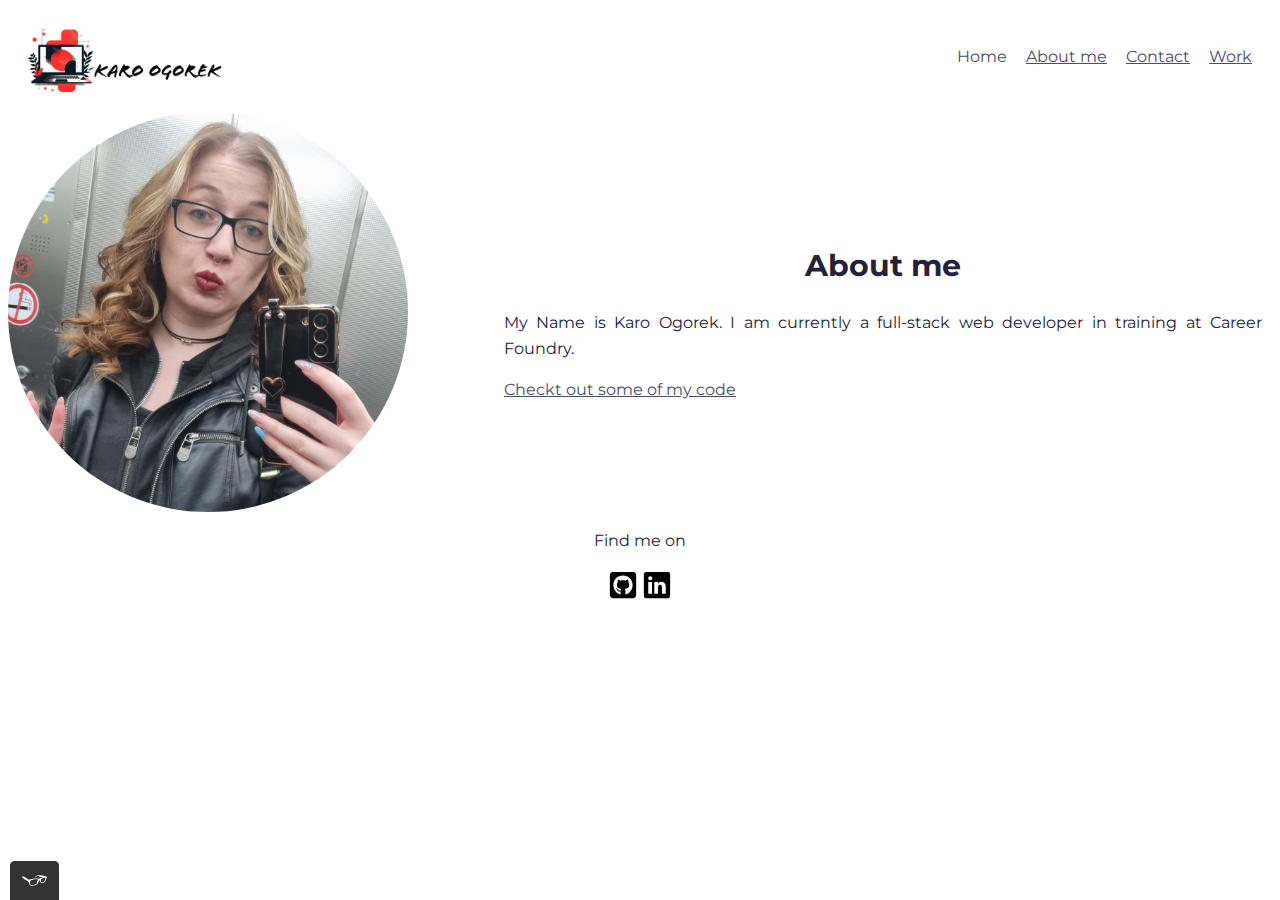
<file: index.html>
<!DOCTYPE html>
<html lang="en">

<head>
	<meta charset="UTF-8">
	<meta name="viewport" content="width=device-width, initial-scale=1.0">
	<link rel="favicon" href="favicon.ico" type="image/x-icon">
	<link rel="preconnect" href="https://fonts.googleapis.com">
	<link rel="preconnect" href="https://fonts.gstatic.com" crossorigin>
	<link href="https://fonts.googleapis.com/css2?family=Montserrat:ital,wght@0,100..900;1,100..900&display=swap"
		rel="stylesheet">
	<link ref="stylesheet" type="text/css" href="css/normalize.css">
	<link rel="stylesheet" type="text/css" href="css/style.production.css">
	<link rel="stylesheet" type="text/css" href="css/index.production.css">
	<title>Karo Ogorek - Portfolio</title>
</head>

<body>
	<header class="page-header">
		<img src="img/logo.png" alt="logo" class="page-header__item">
		<nav class="main-navigation page-header__item">
			<ul role="menubar" class="navigation-list">
				<li role="presentation">
					<a href="index.html" role="menuitem"
						class="navigation-list__item navigation-list__item--active">Home</a>
				</li>
				<li role="presentation">
					<a href="about.html" role="menuitem" class="navigation-list__item">About me</a>
				</li>
				<li role="presentation">
					<a href="contact.html" role="menuitem" class="navigation-list__item">Contact</a>
				</li>
				<li role="presentation">
					<a href="work.html" role="menuitem" class="navigation-list__item">Work</a>
				</li>
			</ul>
		</nav>
	</header>
	<main>
		<div class="profile">
			<div class="profile_img">
				<img src="img/profile_pic.jpg" class="profile__portrait"
					alt="A selfie in an elevator, which is currently being used as a profile picture">
			</div>
			<div class="profile_info">
				<h1>About me</h1>
				<p>
					My Name is Karo Ogorek. I am currently a full-stack web
					developer in training at Career Foundry.
				</p>
				<a href="work.html"> Checkt out some of my code</a>
			</div>
		</div>
	</main>

	<footer class="page-footer">
		<p>Find me on</p>
		<div class="social-media">
			<a href="https://github.com/kittykatkaro" target="_blank"><img src="img/github_logo.svg" alt="Github"></a>

			<a href="https://www.linkedin.com/in/karolina-ogorek" target="_blank">
				<img src="img/linkedin_logo.svg" alt="LinkedIn">
			</a>
		</div>
	</footer>
	<script src="js/tota11y.min.js"></script>
</body>

</html>
</file>
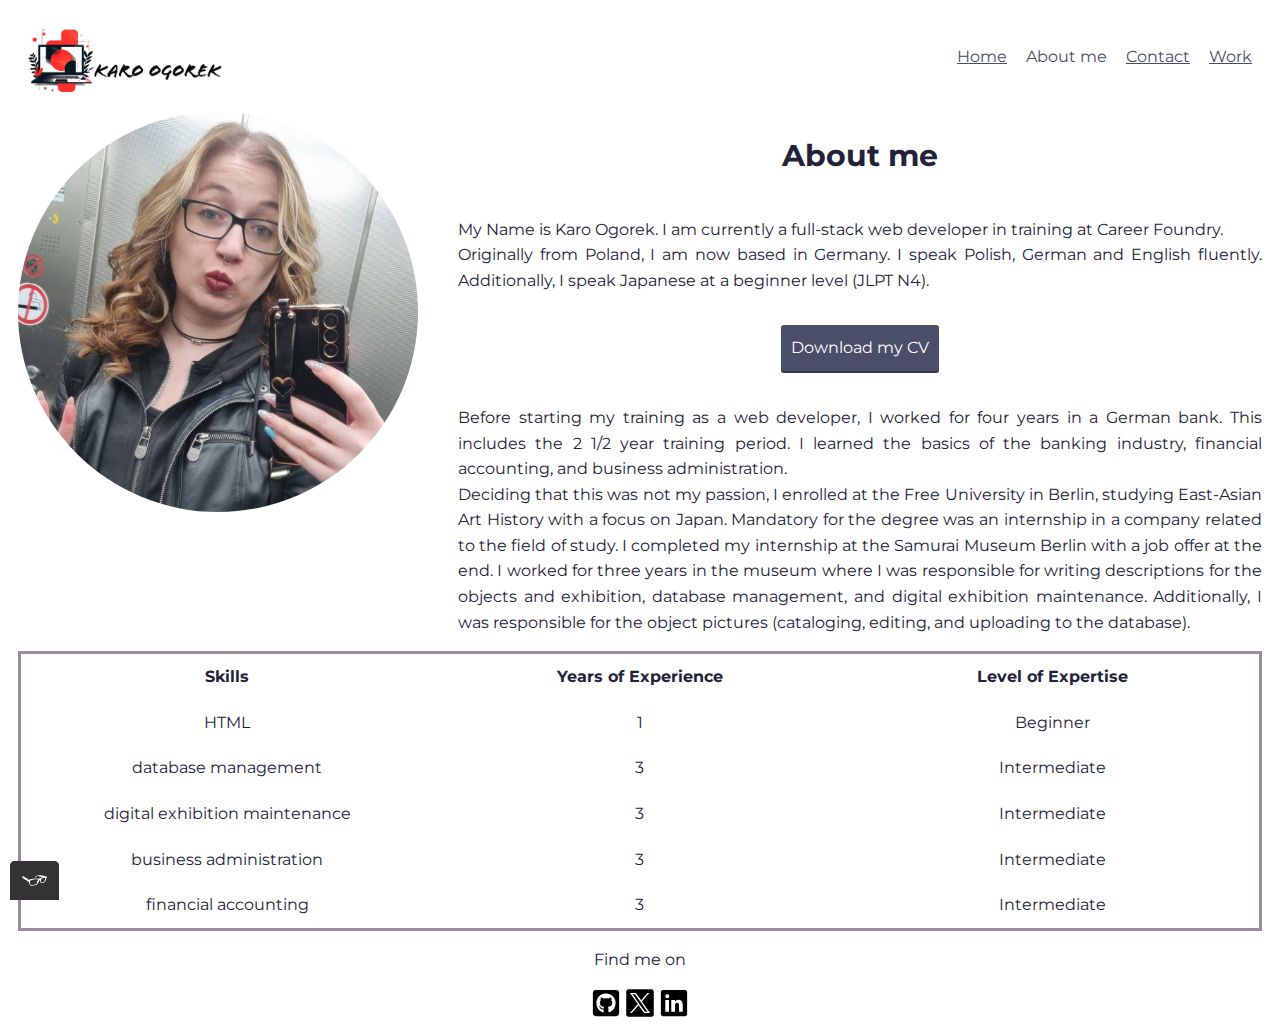
<file: about.html>
<!DOCTYPE html>
<html lang="en">

<head>
	<meta charset="UTF-8">
	<meta name="viewport" content="width=device-width, initial-scale=1.0">
	<link rel="favicon" href="favicon.ico" type="image/x-icon">
	<link rel="preconnect" href="https://fonts.googleapis.com">
	<link rel="preconnect" href="https://fonts.gstatic.com" crossorigin>
	<link href="https://fonts.googleapis.com/css2?family=Montserrat:ital,wght@0,100..900;1,100..900&display=swap"
		rel="stylesheet">
	<link ref="stylesheet" type="text/css" href="css/normalize.css">
	<link rel="stylesheet" type="text/css" href="css/style.production.css">
	<link rel="stylesheet" type="text/css" href="css/about.production.css">
	<title>About Karo Ogorek</title>
</head>

<body>
	<header class="page-header">
		<img src="img/logo.png" alt="logo" class="page-header__item">
		<nav class="main-navigation page-header__item">
			<ul role="menubar" class="navigation-list">
				<li role="presentation">
					<a href="index.html" role="menuitem" class="navigation-list__item navigation-list__item">Home</a>
				</li>
				<li role="presentation">
					<a href="about.html" role="menuitem" class="navigation-list__item--active">About me</a>
				</li>
				<li role="presentation">
					<a href="contact.html" role="menuitem" class="navigation-list__item">Contact</a>
				</li>
				<li role="presentation">
					<a href="work.html" role="menuitem" class="navigation-list__item">Work</a>
				</li>
			</ul>
		</nav>
	</header>
	<main>
		<div class="about_me">
			<div class="profile_img">
				<img src="img/profile_pic.jpg" class="profile__portrait"
					alt="A selfie in an elevator, which is currently being used as a profile picture">
			</div>
			<div class="about_info">
				<h1>About me</h1>
				<p>
					My Name is Karo Ogorek. I am currently a full-stack web
					developer in training at Career Foundry. <br>
					Originally from Poland, I am now based in Germany. I speak
					Polish, German and English fluently. Additionally, I speak
					Japanese at a beginner level (JLPT N4).
				</p>
				<p><a href="files/CV.pdf" class="button" download>Download my CV</a></p>
			</div>
			<div class="about_bio">
				<p>
					Before starting my training as a web developer, I worked for
					four years in a German bank. This includes the 2 1/2 year
					training period. I learned the basics of the banking industry,
					financial accounting, and business administration. <br>
					Deciding that this was not my passion, I enrolled at the Free
					University in Berlin, studying East-Asian Art History with a
					focus on Japan. Mandatory for the degree was an internship in a
					company related to the field of study. I completed my internship
					at the Samurai Museum Berlin with a job offer at the end. I
					worked for three years in the museum where I was responsible for
					writing descriptions for the objects and exhibition, database
					management, and digital exhibition maintenance. Additionally, I
					was responsible for the object pictures (cataloging, editing,
					and uploading to the database).
				</p>
			</div>
			<table>
				<thead>
					<tr>
						<th>Skills</th>
						<th>Years of Experience</th>
						<th>Level of Expertise</th>
					</tr>
				</thead>
				<tbody>
					<tr>
						<td>HTML</td>
						<td>1</td>
						<td>Beginner</td>
					</tr>
					<tr>
						<td>database management</td>
						<td>3</td>
						<td>Intermediate</td>
					</tr>
					<tr>
						<td>digital exhibition maintenance</td>
						<td>3</td>
						<td>Intermediate</td>
					</tr>
					<tr>
						<td>business administration</td>
						<td>3</td>
						<td>Intermediate</td>
					</tr>
					<tr>
						<td>financial accounting</td>
						<td>3</td>
						<td>Intermediate</td>
					</tr>
				</tbody>
			</table>
		</div>

	</main>
	<footer class="page-footer">
		<p>Find me on</p>
		<div class="social-media">
			<a href="https://github.com/kittykatkaro" target="_blank"><img src="img/github_logo.svg" alt="Github"></a>
			<a href="https://x.com/home" target="_blank"><img src="img/x_logo.svg" alt="X"></a>
			<a href="https://www.linkedin.com/in/karolina-ogorek" target="_blank">
				<img src="img/linkedin_logo.svg" alt="LinkedIn">
			</a>
		</div>
	</footer>
	<script src="js/tota11y.min.js"></script>
</body>

</html>
</file>
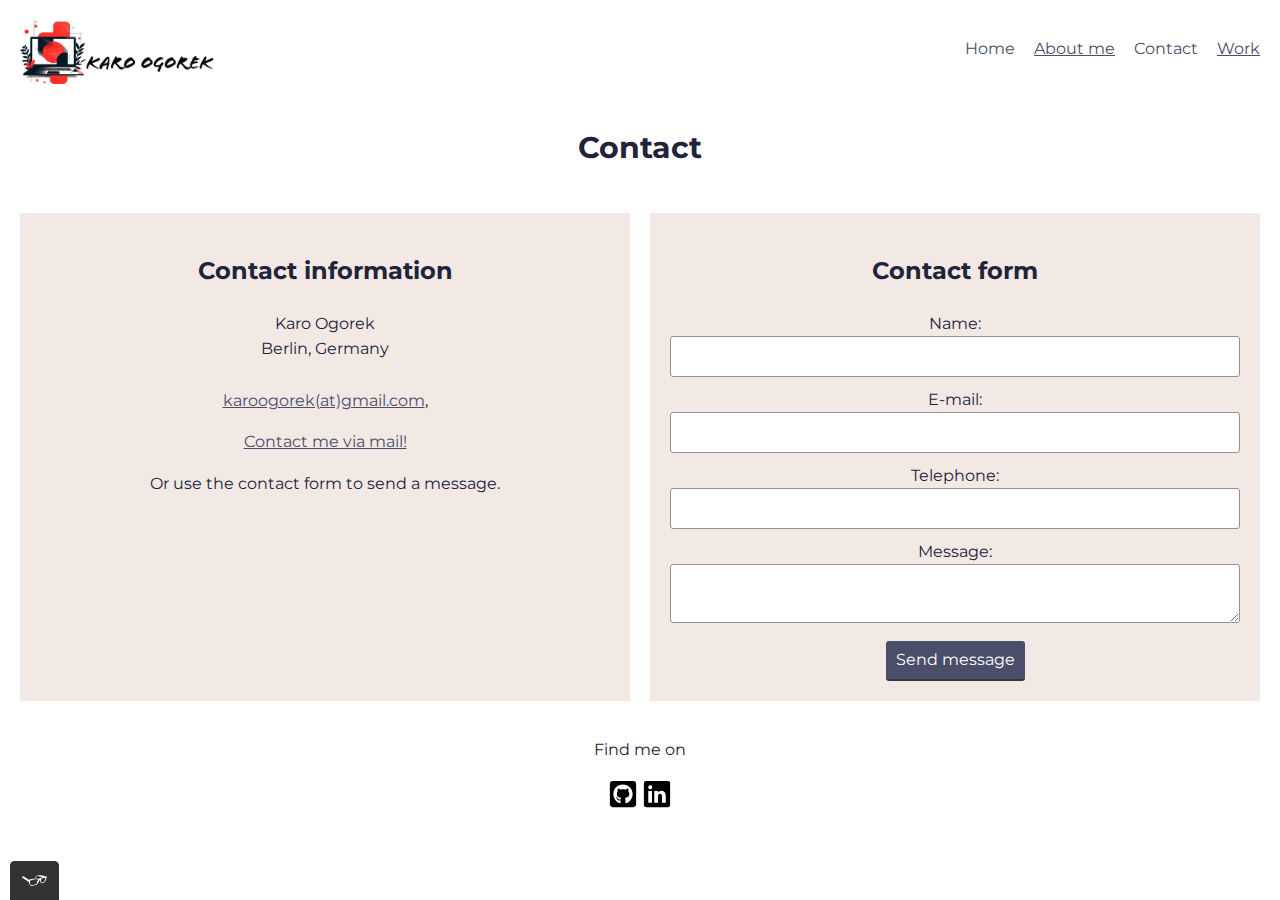
<file: contact.html>
<!DOCTYPE html>
<html lang="en">

<head>
	<meta charset="UTF-8">
	<meta name="viewport" content="width=device-width, initial-scale=1.0">
	<link rel="favicon" href="favicon.ico" type="image/x-icon">
	<link rel="preconnect" href="https://fonts.googleapis.com">
	<link rel="preconnect" href="https://fonts.gstatic.com" crossorigin>
	<link href="https://fonts.googleapis.com/css2?family=Montserrat:ital,wght@0,100..900;1,100..900&display=swap"
		rel="stylesheet">
	<link rel="stylesheet" type="text/css" href="css/normalize.css">
	<link rel="stylesheet" type="text/css" href="css/style.production.css">
	<link rel="stylesheet" type="text/css" href="css/contact.production.css">
	<title>Contact Karo Ogorek</title>
</head>

<body>
	<header class="page-header">
		<img src="img/logo.png" alt="logo" class="page-header__item">
		<nav class="main-navigation page-header__item">
			<ul role="menubar" class="navigation-list">
				<li role="presentation">
					<a href="index.html" role="menuitem"
						class="navigation-list__item navigation-list__item--active">Home</a>
				</li>
				<li role="presentation">
					<a href="about.html" role="menuitem" class="navigation-list__item">About me</a>
				</li>
				<li role="presentation">
					<a href="contact.html" role="menuitem" class="navigation-list__item--active">Contact</a>
				</li>
				<li role="presentation">
					<a href="work.html" role="menuitem" class="navigation-list__item">Work</a>
				</li>
			</ul>
		</nav>
	</header>
	<h1>Contact</h1>
	<main>
		<div class="grid">
			<div class="grid-item">
				<h2>Contact information</h2>
				Karo Ogorek<br>
				Berlin, Germany <br>
				<br>
				<a href="mailto:karoogorek@gmail.com">karoogorek(at)gmail.com</a>,
				<p>
					<a href="mailto:karoogorek@gmail.com">Contact me via mail!</a>
				</p>
				<p>Or use the contact form to send a message.</p>
			</div>
			<div class="grid-item">
				<h2>Contact form</h2>
				<form action="/" method="get" id="contact-form" onsubmit="alert('Thanks for reaching out!')">
					<label class="standard-label" for="contact-info">Name:
					</label> <input type="text" id="contact-info" required><br>
					<label class="standard-label" for="contact-email">E-mail:
					</label>
					<input type="email" id="contact-email" required><br>

					<label class="standard-label" for="contact-tel">Telephone:
					</label>
					<input type="tel" id="contact-tel"><br>

					<label class="standard-label" for="txt-input">Message: </label>
					<textarea id="txt-input" maxlength="240" required></textarea><br>

					<input type="submit" value="Send message">
				</form>
			</div>
		</div>
	</main>
	<footer class="page-footer">
		<p>Find me on</p>
		<div class="social-media">
			<a href="https://github.com/kittykatkaro" target="_blank"><img src="img/github_logo.svg" alt="Github"></a>

			<a href="https://www.linkedin.com/in/karolina-ogorek" target="_blank">
				<img src="img/linkedin_logo.svg" alt="LinkedIn">
			</a>
		</div>
	</footer>
	<script src="js/tota11y.min.js"></script>
</body>

</html>
</file>
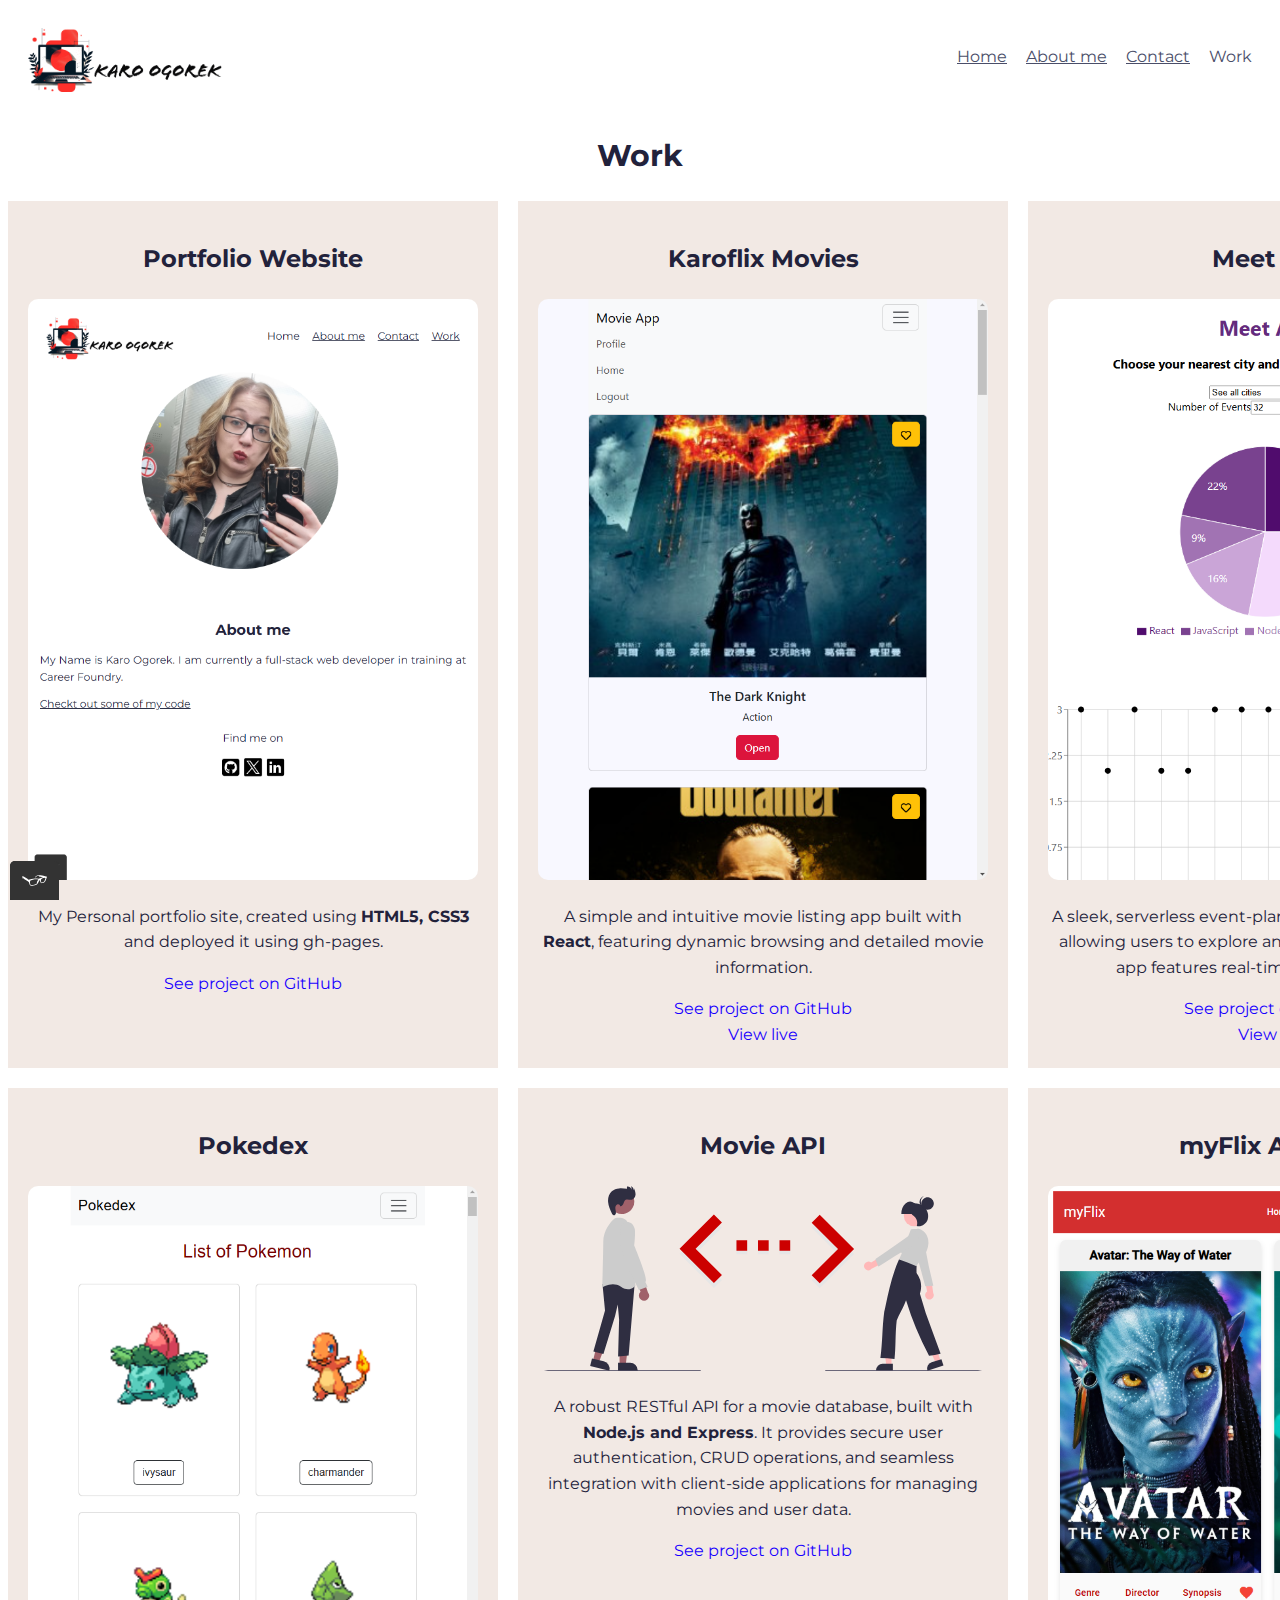
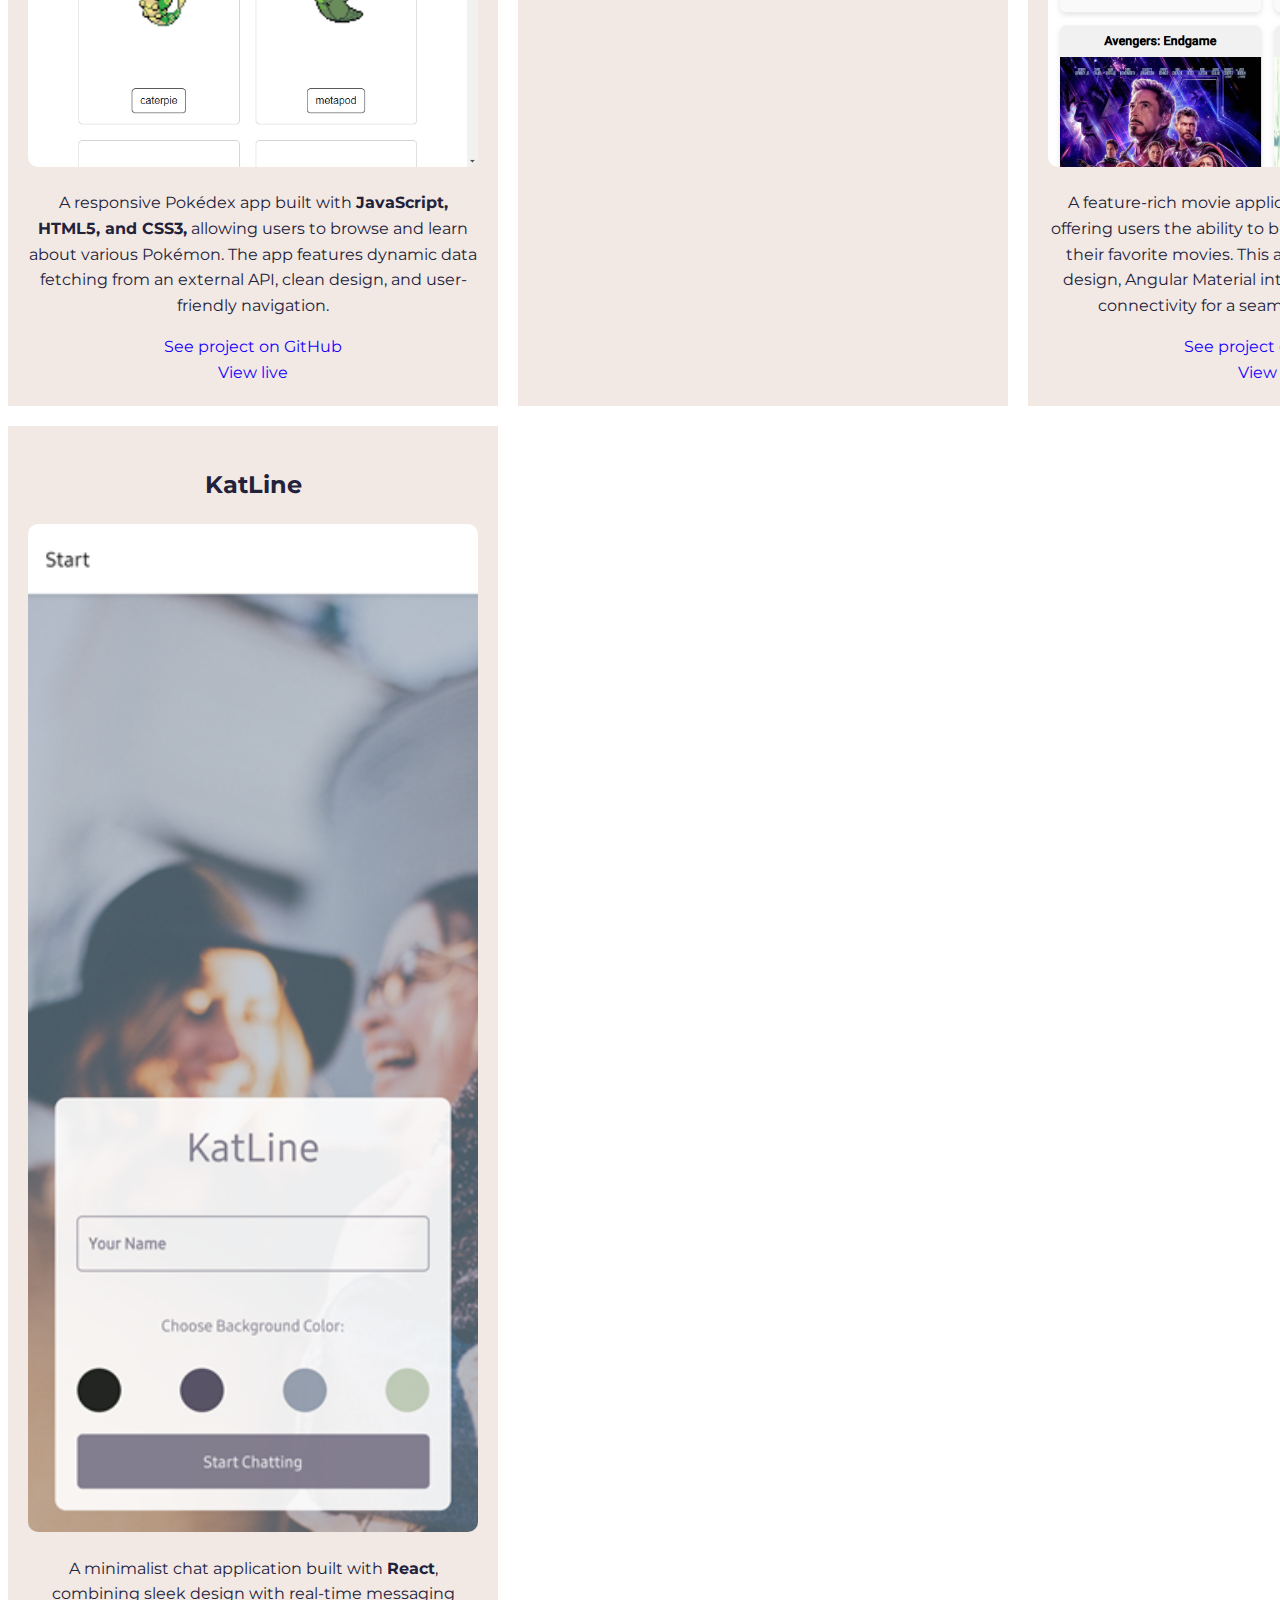
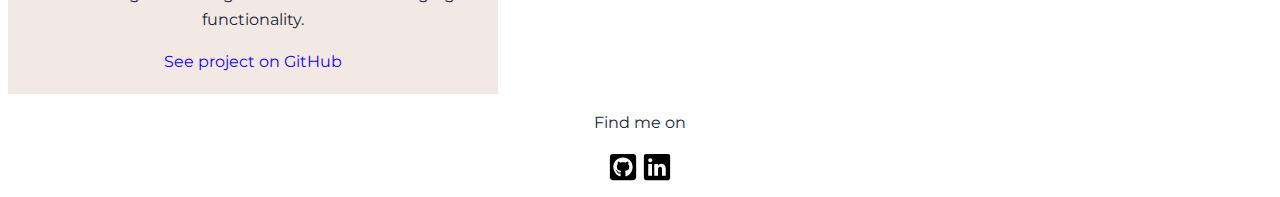
<file: work.html>
<!DOCTYPE html>
<html lang="en">

<head>
    <meta charset="UTF-8">
    <meta name="viewport" content="width=device-width, initial-scale=1.0">
    <link rel="favicon" href="favicon.ico" type="image/x-icon">
    <link rel="preconnect" href="https://fonts.googleapis.com">
    <link rel="preconnect" href="https://fonts.gstatic.com" crossorigin>
    <link href="https://fonts.googleapis.com/css2?family=Montserrat:ital,wght@0,100..900;1,100..900&display=swap"
        rel="stylesheet">
    <link ref="stylesheet" type="text/css" href="css/normalize.css">
    <link rel="stylesheet" type="text/css" href="css/style.production.css">
    <link rel="stylesheet" type="text/css" href="css/work.prduction.css">
    <title>Karo Ogorek - Portfolio</title>
</head>

<body>
    <header class="page-header">
        <img src="img/logo.png" alt="logo" class="page-header__item">
        <nav class="main-navigation page-header__item">
            <ul role="menubar" class="navigation-list">
                <li role="presentation">
                    <a href="index.html" role="menuitem" class="navigation-list__item navigation-list__item">Home</a>
                </li>
                <li role="presentation">
                    <a href="about.html" role="menuitem" class="navigation-list__item">About me</a>
                </li>
                <li role="presentation">
                    <a href="contact.html" role="menuitem" class="navigation-list__item">Contact</a>
                </li>
                <li role="presentation">
                    <a href="work.html" role="menuitem" class="navigation-list__item--active">Work</a>
                </li>
            </ul>
        </nav>
    </header>
    <section>
        <h1>Work</h1>
        <div class="grid">
            <div class="grid-item">
                <h2>Portfolio Website</h2>
                <img class="project_img" src="img/portfolio_img.png" alt="Portfolio website">
                <p>My Personal portfolio site, created using <b>HTML5, CSS3</b> and deployed it using gh-pages.</p>
                <a class="project_link" href="https://github.com/kittykatkaro/Portfolio-website" target="_blank">See
                    project on GitHub </a>
            </div>
            <div class="grid-item">
                <h2>Karoflix Movies</h2>
                <img class="project_img" src="img/karoflix_img.png" alt="Karoflix website">
                <p>A simple and intuitive movie listing app built with <b>React</b>, featuring dynamic browsing and
                    detailed movie information.</p>
                <a class="project_link" href="https://github.com/kittykatkaro/myFLix-client">See project on GitHub
                </a><br>
                <a class="project_link" href="https://karoflix.netlify.app/">View live</a>
            </div>
            <div class="grid-item">
                <h2>Meet App</h2>
                <img class="project_img" src="img/meetapp_img.png" alt="Meet App website">
                <p> A sleek, serverless event-planning app built with <b>React</b>, allowing users to explore and filter
                    events by city. This app features real-time data integration. </p>
                <a class="project_link" href="https://github.com/kittykatkaro/meet">See project on GitHub </a><br>
                <a class="project_link" href="https://kittykatkaro.github.io/meet/">View live</a>
            </div>
            <div class="grid-item">
                <h2>Pokedex</h2>
                <img class="project_img" src="img/pokedex_img.png" alt="Pokedex website">
                <p> A responsive Pokédex app built with <b>JavaScript, HTML5, and CSS3,</b> allowing users to browse and
                    learn
                    about various Pokémon. The app features dynamic data fetching from an external API, clean design,
                    and user-friendly navigation.</p>
                <a class="project_link" href="https://github.com/kittykatkaro/pokedex">See project on GitHub </a><br>
                <a class="project_link" href="https://kittykatkaro.github.io/pokedex/">View live</a>
            </div>
            <div class="grid-item">
                <h2>Movie API</h2>
                <img class="project_img" src="img/undraw_code-typing_laf4.svg" alt="">
                <p> A robust RESTful API for a movie database, built with <b>Node.js and Express</b>. It provides secure
                    user
                    authentication, CRUD operations, and seamless integration with client-side applications for managing
                    movies and user data.</p>
                <a class="project_link" href="https://github.com/kittykatkaro/movie_api">See project on GitHub </a>
            </div>
            <div class="grid-item">
                <h2>myFlix Angular</h2>
                <img class="project_img" src="img/myflix-angular_img.png" alt="myFlix Angular App">
                <p> A feature-rich movie application built with <b>Angular</b>, offering users the ability to browse,
                    search,
                    and manage their favorite movies. This app highlights responsive design, Angular Material
                    integration, and RESTful API connectivity for a seamless user experience.</p>
                <a class="project_link" href="https://github.com/kittykatkaro/myFlix-Angular">See project on GitHub
                </a><br>
                <a class="project_link" href="https://kittykatkaro.github.io/myFlix-Angular/welcome">View live</a>
            </div>
            <div class="grid-item">
                <h2>KatLine</h2>
                <img class="project_img" src="img/katline_img" alt="">
                <p> A minimalist chat application built with <b>React</b>, combining sleek design with real-time
                    messaging
                    functionality.</p>
                <a class="project_link" href="https://github.com/kittykatkaro/katline">See project on GitHub </a>
            </div>
        </div>
    </section>
    <footer class="page-footer">
        <p>Find me on</p>
        <div class="social-media">
            <a href="https://github.com/kittykatkaro" target="_blank"><img src="img/github_logo.svg" alt="Github"></a>

            <a href="https://www.linkedin.com/in/karolina-ogorek" target="_blank">
                <img src="img/linkedin_logo.svg" alt="LinkedIn">
            </a>
        </div>
    </footer>
    <script src="js/tota11y.min.js"></script>
</body>

</html>
</file>
<file: css/style.production.css>
/*
* Prefixed by https://autoprefixer.github.io
* PostCSS: v8.4.14,
* Autoprefixer: v10.4.7
* Browsers: last 4 version
*/

/* Color palette: #22223B, #21253D, #4A4E69, #9A8C98, #C9ADA7, #F2E9E4 */
* {
  -webkit-box-sizing: border-box;
          box-sizing: border-box;
}
body {
  font-family: 'Montserrat', sans-serif;
  font-weight: 400;
  font-size: 16px;
  line-height: 1.6;
  color: #22223B;
}
h1 {
  font-size: 30px;
  font-weight: 700;
  text-align: center;
}
h2 {
  font-size: 24px;
  font-weight: 700;
  text-align: center;
}
p {
  font-size: 16px;
  font-weight: 400;
  line-height: 1.6;
}
a {
  color: #4A4E69;
}
a:visited {
  color: #21253D;
}
a:hover, a:focus {
  text-decoration: none;
}
a:active {
  color: #9A8C98;
}
button {
  border: none;
  display: inline-block;
  font-family: inherit;
  color: #fff;
  background-color: #4A4E69;
  text-decoration: none;
  padding: 10px;
  border-radius: 3px;
  border-bottom: 2px solid rgba(0, 0, 0, 0.3);
  -webkit-transition-duration: 0.5s;
       -o-transition-duration: 0.5s;
          transition-duration: 0.5s;
  -webkit-transition-property: background-color;
  -o-transition-property: background-color;
  transition-property: background-color;
}
input[type="submit"] {
  border: none;
  display: inline-block;
  font-family: inherit;
  color: #fff;
  background-color: #4A4E69;
  text-decoration: none;
  padding: 10px;
  border-radius: 3px;
  border-bottom: 2px solid rgba(0, 0, 0, 0.3);
  -webkit-transition-duration: 0.5s;
       -o-transition-duration: 0.5s;
          transition-duration: 0.5s;
  -webkit-transition-property: background-color;
  -o-transition-property: background-color;
  transition-property: background-color;
}
.button {
  border: none;
  display: inline-block;
  font-family: inherit;
  color: #fff;
  background-color: #4A4E69;
  text-decoration: none;
  padding: 10px;
  border-radius: 3px;
  border-bottom: 2px solid rgba(0, 0, 0, 0.3);
  -webkit-transition-duration: 0.5s;
       -o-transition-duration: 0.5s;
          transition-duration: 0.5s;
  -webkit-transition-property: background-color;
  -o-transition-property: background-color;
  transition-property: background-color;
}
button  {
  background-color: #9A8C98;
}
input[type="submit"]:hover  {
  background-color: #9A8C98;
}
.button:hover  {
  background-color: #9A8C98;
}
.navigation-list__item--active {
  text-decoration: none;
}
.profile {
  display: -webkit-box;
  display: -ms-flexbox;
  display: flex;
  -webkit-box-orient: horizontal;
  -webkit-box-direction: normal;
      -ms-flex-direction: row;
          flex-direction: row;
  -webkit-box-pack: center;
      -ms-flex-pack: center;
          justify-content: center;
  -webkit-box-align: center;
      -ms-flex-align: center;
          align-items: center;
  gap: 50px;
  margin: 0 auto;
  text-align: justify;
}
.profile_info {
  margin: 10px;
}
.profile__portrait {
  float: left;
  width: 100%;
  height: auto;
  max-width: 400px;
  margin-right: 40px;
  border-radius: 50%;
}
.page-footer {
  clear: both;
}
.page-footer {
  clear: both;
  display: -webkit-box;
  display: -ms-flexbox;
  display: flex;
  -webkit-box-orient: vertical;
  -webkit-box-direction: normal;
      -ms-flex-direction: column;
          flex-direction: column;
  text-align: center;
}
.profile__text {
  -webkit-box-flex: 1;
      -ms-flex: 1 1 100px;
          flex: 1 1 100px;
}
.page-header {
  display: -webkit-box;
  display: -ms-flexbox;
  display: flex;
  width: 100%;
  padding: 20px;
}
.page-header__item {
  -webkit-box-flex: 0;
      -ms-flex: 0 1 200px;
          flex: 0 1 200px;
  width: 200px;
}
.page-header__item:last-child {
  -webkit-box-flex: 1;
      -ms-flex-positive: 1;
          flex-grow: 1;
  text-align: right;
}
.navigation-list {
  list-style: none;
}
.navigation-list li {
  display: inline-block;
  margin-left: 15px;
}

table {
  table-layout: fixed;
  width: 100%;
  border-collapse: collapse;
  border: 3px solid  #9A8C98;
  text-align: center;
}
th,
td {
  padding: 10px;
}

@media all and (max-width: 500px) {
  .grid {
    -ms-grid-columns: 1fr;
    grid-template-columns: 1fr;
  }
}
@media all and (min-width: 500px) and (max-width: 750px){
  .grid {
    -ms-grid-columns: 1fr 1fr;
    grid-template-columns: 1fr 1fr;
  }
}
@media all and (max-width: 750px) {
  .grid {
    grid-gap: 10px;
  }
  .grid__item:last-child {
    grid-column: auto / auto;
    grid-row: auto / auto;
  }
  h1 {
    font-size: 22px;
  }
  h2 {
    font-size: 18px;
  }
  .profile_img
  {
    width: 300px;
    height: auto;
    max-width: 400px;
    margin-right: 40px;
    border-radius: 50%;
  }
}
</file>
<file: css/index.production.css>
/*
* Prefixed by https://autoprefixer.github.io
* PostCSS: v8.4.14,
* Autoprefixer: v10.4.7
* Browsers: last 4 version
*/

#about-picture {
    width: 50%;
    -ms-flex-line-pack: center;
        align-content: center;
    display: -webkit-box;
    display: -ms-flexbox;
    display: flex;
    -webkit-box-pack: center;
        -ms-flex-pack: center;
            justify-content: center;
    margin: 10px auto;
  }
  .berlin_img_container {
    text-align: center;
  }
  .sun {
      -webkit-animation-duration: 4s;
              animation-duration: 4s;
      -webkit-animation-name: color-change;
              animation-name: color-change;
      -webkit-animation-iteration-count: infinite;
              animation-iteration-count: infinite;
      -webkit-animation-direction: alternate;
              animation-direction: alternate;
      -webkit-animation-timing-function: linear;
              animation-timing-function: linear;
    }
    .cloud-front {
      -webkit-animation-duration: 30s;
              animation-duration: 30s;
      -webkit-animation-name: cloud-move;
              animation-name: cloud-move;
      -webkit-animation-iteration-count: infinite;
              animation-iteration-count: infinite;
      -webkit-animation-direction: alternate;
              animation-direction: alternate;
      -webkit-animation-timing-function: linear;
              animation-timing-function: linear;
    }
    @-webkit-keyframes color-change {
      0% {
        fill: #edc655;
      }
      50% {
        fill: #fcffad;
      }
      100% {
        fill: #f76414;
      }
    }
    @keyframes color-change {
      0% {
        fill: #edc655;
      }
      50% {
        fill: #fcffad;
      }
      100% {
        fill: #f76414;
      }
    }
    @-webkit-keyframes cloud-move {
      from {
        -webkit-transform: translate(0, 50px);
                transform: translate(0, 50px);
      }
      to {
        -webkit-transform: translate(200px, 50px);
                transform: translate(200px, 50px);
      }
    }
    @keyframes cloud-move {
      from {
        -webkit-transform: translate(0, 50px);
                transform: translate(0, 50px);
      }
      to {
        -webkit-transform: translate(200px, 50px);
                transform: translate(200px, 50px);
      }
    }
    @-webkit-keyframes cloud-move-reverse {
      from {
        -webkit-transform: translate(446px, 48px);
                transform: translate(446px, 48px);
      }
      to {
        -webkit-transform: translate(100px, 48px);
                transform: translate(100px, 48px);
      }
    }
    @keyframes cloud-move-reverse {
      from {
        -webkit-transform: translate(446px, 48px);
                transform: translate(446px, 48px);
      }
      to {
        -webkit-transform: translate(100px, 48px);
                transform: translate(100px, 48px);
      }
    }
    @media all and (max-width: 750px) {
      .profile {
        -webkit-box-orient: vertical;
        -webkit-box-direction: normal;
            -ms-flex-direction: column;
                flex-direction: column;
      }
    }
</file>
<file: css/about.production.css>
/*
* Prefixed by https://autoprefixer.github.io
* PostCSS: v8.4.14,
* Autoprefixer: v10.4.7
* Browsers: last 4 version
*/

#about-picture {
    width: 50%;
    -ms-flex-line-pack: center;
        align-content: center;
    display: -webkit-box;
    display: -ms-flexbox;
    display: flex;
    -webkit-box-pack: center;
        -ms-flex-pack: center;
            justify-content: center;
    margin: 10px auto;
  }
.about_me {
  -webkit-box-pack: center;
      -ms-flex-pack: center;
          justify-content: center;
  -webkit-box-align: center;
      -ms-flex-align: center;
          align-items: center;
  margin: 0 10px;
  text-align: justify;
}

.about_info {
  display: -webkit-box;
  display: -ms-flexbox;
  display: flex;
  -webkit-box-orient: vertical;
  -webkit-box-direction: normal;
      -ms-flex-direction: column;
          flex-direction: column;
  -webkit-box-pack: center;
      -ms-flex-pack: center;
          justify-content: center;
  -webkit-box-align: center;
      -ms-flex-align: center;
          align-items: center;
  text-align: justify;
  max-width: 90%;
}
.about_bio {
  display: -webkit-box;
  display: -ms-flexbox;
  display: flex;
  -webkit-box-orient: vertical;
  -webkit-box-direction: normal;
      -ms-flex-direction: column;
          flex-direction: column;
  -webkit-box-pack: center;
      -ms-flex-pack: center;
          justify-content: center;
  -webkit-box-align: center;
      -ms-flex-align: center;
          align-items: center;
  text-align: justify;
  max-width: 95%;
}
@media all and (max-width: 750px) {
    .about_me {
        display: -webkit-box;
        display: -ms-flexbox;
        display: flex;
      -webkit-box-orient: vertical;
      -webkit-box-direction: normal;
          -ms-flex-direction: column;
              flex-direction: column;
      -ms-flex-wrap: wrap;
          flex-wrap: wrap;
    }
  }
</file>
<file: css/contact.production.css>
/*
* Prefixed by https://autoprefixer.github.io
* PostCSS: v8.4.14,
* Autoprefixer: v10.4.7
* Browsers: last 4 version
*/

.grid {
    display: -ms-grid;
    display: grid;
    -ms-grid-columns: 1fr 20px 1fr;
    grid-template-columns: 1fr 1fr;
    margin: 0 auto;
    padding: 20px;
    grid-gap: 20px;
    -webkit-box-pack: center;
        -ms-flex-pack: center;
            justify-content: center;
    -webkit-box-align: stretch;
        -ms-flex-align: stretch;
            align-items: stretch;
  }
  .grid-item {
    background: #F2E9E4;
    padding: 20px;
    text-align: center;
  }
  input[type="text"] {
    width: 100%;
    padding: 10px;
    margin-bottom: 10px;
    border: 1px solid #9A8C98;
    border-radius: 3px;
  }
  input[type="email"] {
    width: 100%;
    padding: 10px;
    margin-bottom: 10px;
    border: 1px solid #9A8C98;
    border-radius: 3px;
  }
  input[type="tel"] {
    width: 100%;
    padding: 10px;
    margin-bottom: 10px;
    border: 1px solid #9A8C98;
    border-radius: 3px;
  }
  #txt-input {
    width: 100%;
    padding: 10px;
    margin-bottom: 10px;
    border: 1px solid #9A8C98;
    border-radius: 3px;
  }
  @media all and (max-width: 500px) {
    .grid {
      -ms-grid-columns: 1fr;
      grid-template-columns: 1fr;
    }
  }
  @media all and (max-width: 750px) {
    .grid {
      grid-gap: 10px;
    }
    .grid__item:last-child {
      grid-column: auto / auto;
      grid-row: auto / auto;
    }
    h1 {
      font-size: 22px;
    }
    h2 {
      font-size: 18px;
    }
  }
</file>
<file: css/work.prduction.css>
/*
* Prefixed by https://autoprefixer.github.io
* PostCSS: v8.4.14,
* Autoprefixer: v10.4.7
* Browsers: last 4 version
*/

.grid {
    display: -ms-grid;
    display: grid;
    -ms-grid-columns: 1fr 20px 1fr 20px 1fr;
    grid-template-columns: 1fr 1fr 1fr;
    grid-gap: 20px;
  }
  .grid-item {
    background-color: #F2E9E4;
    padding: 20px;
    text-align: center;
  }
  @media all and (max-width: 500px) {
    .grid {
      -ms-grid-columns: 1fr;
      grid-template-columns: 1fr;
    }
  }
  @media all and (min-width: 500px) and (max-width: 750px){
    .grid {
      -ms-grid-columns: 1fr 20px 1fr;
      grid-template-columns: 1fr 1fr;
    }
  }
  @media all and (max-width: 750px) {
    .grid {
      grid-gap: 10px;
    }
    .grid__item:last-child {
      grid-column: auto / auto;
      grid-row: auto / auto;
    }
    h1 {
      font-size: 22px;
    }
    h2 {
      font-size: 18px;
    }
  }
  .project_img {
    width: 450px;
    height: auto;
    border-radius: 10px;
  }
  .project_link {
    text-decoration: none;
    color: #1900ff;
    padding: 20px 0 20px 0;
  }
  .project_link:visited {
    text-decoration: none;
    color: #1101a0;
  }
</file>
